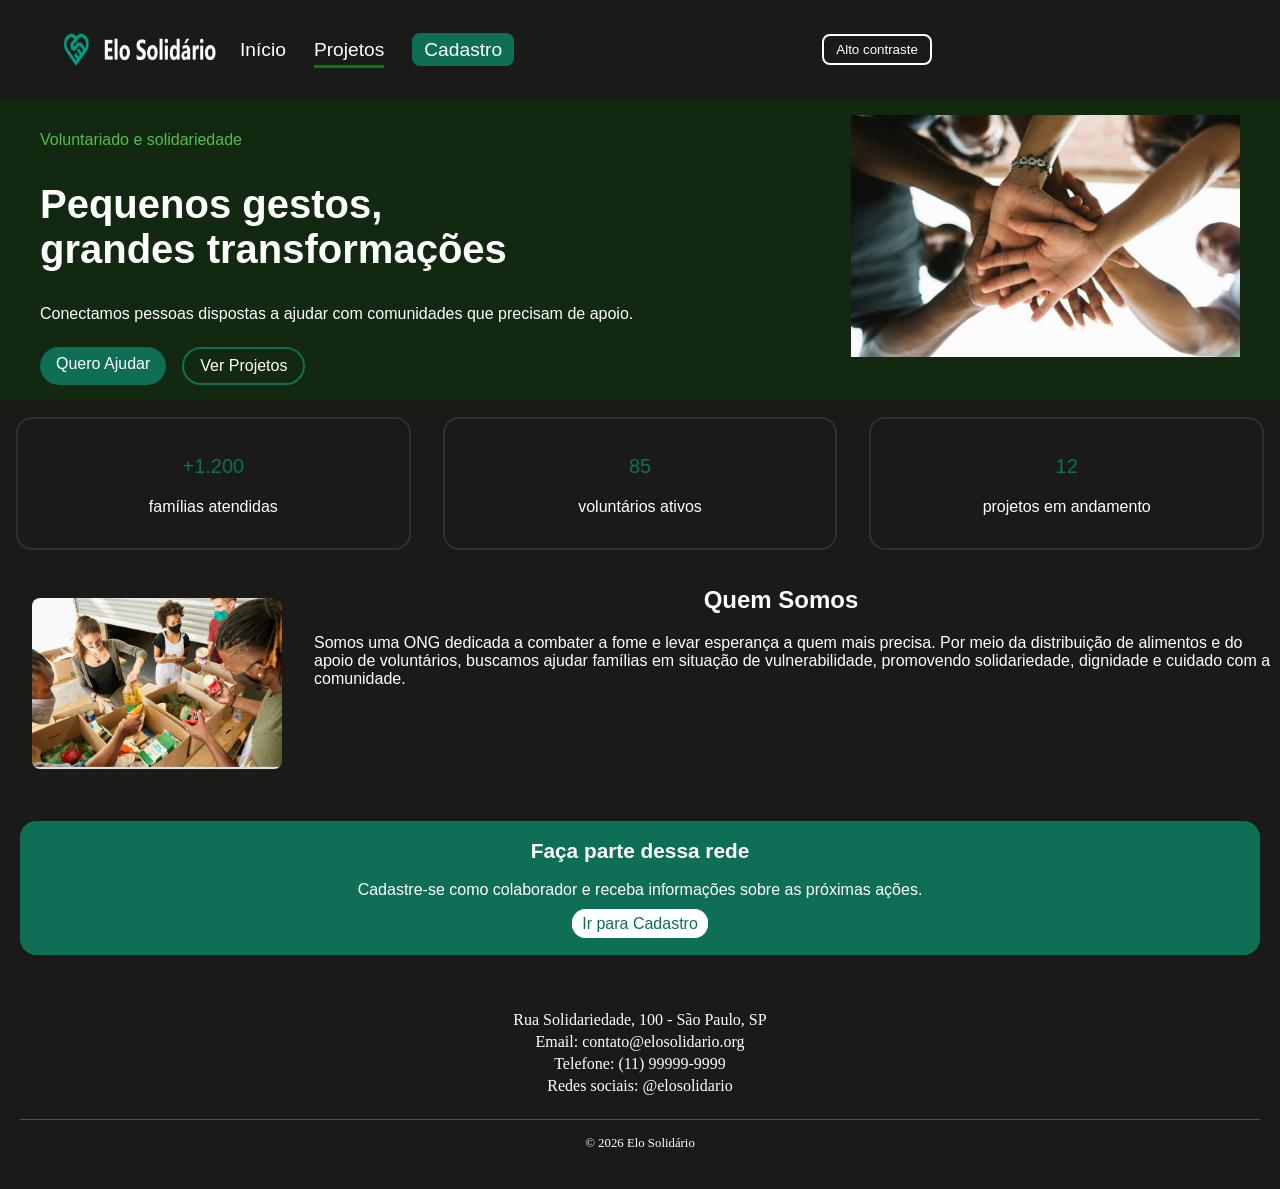
<file: index.html>
<!doctype html>
<html lang="pt-BR">
  <head>
    <meta charset="UTF-8" />
    <meta name="viewport" content="width=device-width, initial-scale=1.0" />
    <title>Elo Solidário</title>
    <link rel="stylesheet" href="css/style.css"/>
  </head>
  <body>
    <header class="cabecalho">
      <img
        class="cabecalho__logo"
        src="img/elo-solidario-logo.png"
        width="200"
        height="67"
        alt="logo elo solidário"
      />

      <nav class="menu">
        <ul class="menu__lista">
          <li class="menu__item">
            <a class="menu__link" href="index.html">Início</a>
          </li>
          <li class="menu__item">
            <a class="menu__link-ativo" href="projetos.html">Projetos</a>
            <ul class="menu__submenu">
              <li>
                <a class="menu__sublink" href="projetos.html#como-doar">Como doar</a>
              </li>
              <li>
                <a class="menu__sublink" href="projetos.html#voluntario">Seja Voluntário</a>
              </li>
            </ul>
          </li>
          <li class="menu__item">
            <a class="menu__botao" href="cadastro.html">Cadastro</a>
          </li>
        </ul>
      </nav>
       <button
        id="alternar-contraste"
        class="botao__contraste"
        type="button"
        aria-pressed="false"
      >
        Alto contraste
      </button>
    </header>

    <main>
      <div id="app"></div>

      <section class="destaque">
        <div class="caixa__principal">
          <div class="conteudo__texto">
            <p class="texto__secundario">Voluntariado e solidariedade</p>
            <h1 class="texto__principal">
              Pequenos gestos, grandes transformações
            </h1>
            <p class="texto__paragrafo">
              Conectamos pessoas dispostas a ajudar com comunidades que precisam de apoio.
            </p>

            <div class="botoes__acao">
              <a class="btn__ajudar" href="cadastro.html" data-link="">Quero Ajudar</a>
              <a class="btn__projetos" href="projetos.html" data-link="">Ver Projetos</a>
            </div>
          </div>

          <div class="imagem__principal">
            <img
              src="img/foto-de-capa.jpg"
              width="250"
              height="150"
              alt="Pessoas participando de uma ação solidária"
            />
          </div>
        </div>
      </section>

      <section class="numeros">
        <div class="numeros__item">
          <p class="numeros__valor">+1.200</p>
          <p class="numeros__descricao">famílias atendidas</p>
        </div>
        <div class="numeros__item">
          <p class="numeros__valor">85</p>
          <p class="numeros__descricao">voluntários ativos</p>
        </div>
        <div class="numeros__item">
          <p class="numeros__valor">12</p>
          <p class="numeros__descricao">projetos em andamento</p>
        </div>
      </section>

      <section class="quem__somos">
        <div class="quem__somos__container">
          <img
            class="quem__somos__imagem"
            src="img/quem-somos-nos.jpg"
            width="250"
            height="150"
            alt="Voluntários organizando alimentos para doação"
          />
          <div class="quem__somos__texto">
            <h2 class="quem__somos__principal">Quem Somos</h2>
            <p class="quem__somos__paragrafo">
              Somos uma ONG dedicada a combater a fome e levar esperança a quem
              mais precisa. Por meio da distribuição de alimentos e do apoio de
              voluntários, buscamos ajudar famílias em situação de
              vulnerabilidade, promovendo solidariedade, dignidade e cuidado com
              a comunidade.
            </p>
          </div>
        </div>
      </section>

      <div class="parte__escura">
        <section class="chamada__cadastro">
          <div class="chamada__cadastro__container">
            <h2 class="chamada__cadastro__titulo">Faça parte dessa rede</h2>
            <p class="chamada__cadastro__descricao">
              Cadastre-se como colaborador e receba informações sobre as próximas ações.
            </p>
            <a href="cadastro.html" class="chamada__cadastro__botao">Ir para Cadastro</a>
          </div>
        </section>
      </div>
    </main>

    <footer class="rodape">
      <address class="rodape__contato">
        <p>Rua Solidariedade, 100 - São Paulo, SP</p>
        <p>Email: contato@elosolidario.org</p>
        <p>Telefone: (11) 99999-9999</p>
        <p>Redes sociais: @elosolidario</p>
      </address>

      <p class="rodape__copyright">&copy; 2026 Elo Solidário</p>
    </footer>
    <script type="module" src="js/main.js"></script>
  </body>
</html>
</file>
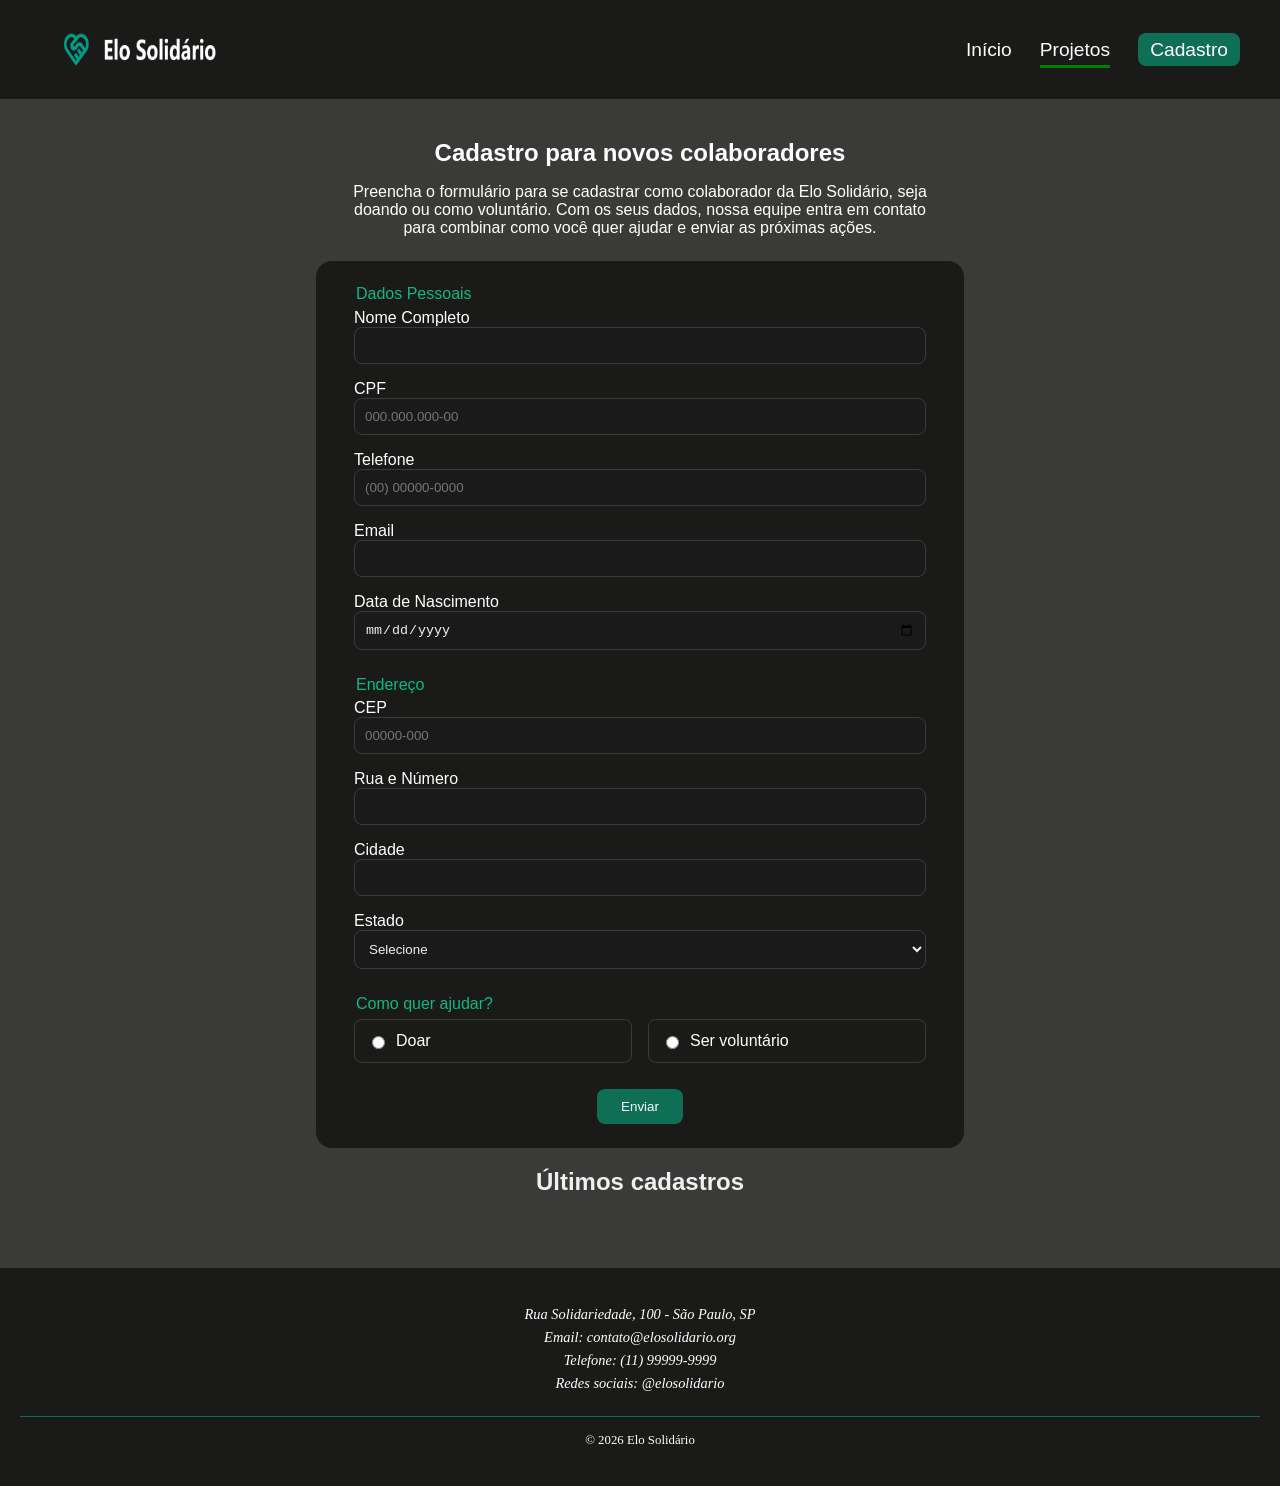
<file: cadastro.html>
<!doctype html>
<html lang="pt-BR">
  <head>
    <meta charset="UTF-8" />
    <meta name="viewport" content="width=device-width, initial-scale=1.0" />
    <title>Cadastro | Elo Solidário</title>
    <link rel="stylesheet" href="css/style.css"/>
    <meta
      name="description"
      content="Cadastre-se como colaborador da Elo Solidário e escolha como ajudar: doando ou como voluntário. Preencha o formulário e nossa equipe entra em contato."
    />
  </head>

  <body>
    <header class="cabecalho">
      <img
        class="cabecalho__logo"
        src="img/elo-solidario-logo.png"
        width="200"
        height="67"
        alt="logo elo solidário"
      />

      <nav class="menu">
        <ul class="menu__lista">
          <li class="menu__item">
            <a class="menu__link" href="index.html">Início</a>
          </li>
          <li class="menu__item">
            <a class="menu__link-ativo" href="projetos.html">Projetos</a>
            <ul class="menu__submenu">
              <li>
                <a class="menu__sublink" href="projetos.html#como-doar"
                  >Como doar</a
                >
              </li>
              <li>
                <a class="menu__sublink" href="projetos.html#voluntario"
                  >Seja Voluntário</a
                >
              </li>
            </ul>
          </li>
          <li class="menu__item">
            <a class="menu__botao" href="cadastro.html">Cadastro</a>
          </li>
        </ul>
      </nav>
    </header>

    <main class="cadastro__main">
      <section class="cadastro__formulario">
        <h1 class="cadastro__titulo">Cadastro para novos colaboradores</h1>
        <p class="cadastro__descricao">
          Preencha o formulário para se cadastrar como colaborador da Elo
          Solidário, seja doando ou como voluntário. Com os seus dados, nossa
          equipe entra em contato para combinar como você quer ajudar e enviar
          as próximas ações.
        </p>

        <form id="formulario-cadastro" novalidate>
          <fieldset>
            <legend>Dados Pessoais</legend>
            <div class="campo">
              <label for="nome">Nome Completo</label>
              <input type="text" id="nome" name="nome" required />
            </div>
            <div class="campo">
              <label for="CPF">CPF</label>
              <input
                type="text"
                id="CPF"
                name="CPF"
                required
                pattern="[0-9]{3}\.[0-9]{3}\.[0-9]{3}-[0-9]{2}"
                placeholder="000.000.000-00"
                title="Formato: 000.000.000-00"
              />
            </div>
            <div class="campo">
              <label for="telefone">Telefone</label>
              <input
                type="tel"
                id="telefone"
                name="telefone"
                pattern="\([0-9]{2}\) [0-9]{5}-[0-9]{4}"
                placeholder="(00) 00000-0000"
                title="Formato: (00) 00000-0000"
              />
            </div>
            <div class="campo">
              <label for="email">Email</label>
              <input type="email" id="email" name="email" required />
            </div>

            <div class="campo">
              <label for="data__nascimento">Data de Nascimento</label>
              <input
                type="date"
                id="data__nascimento"
                name="data__nascimento"
                required
              />
              <span
                id="erro-data-nascimento"
                class="campo__erro"
                role="alert"
              ></span>
            </div>
          </fieldset>

          <fieldset>
            <legend>Endereço</legend>
            <div class="campo">
              <label for="CEP">CEP</label>
              <input
                type="text"
                id="CEP"
                name="CEP"
                required
                pattern="[0-9]{5}-[0-9]{3}"
                placeholder="00000-000"
                title="Formato: 00000-000"
              />
            </div>

            <div class="campo">
              <label for="Endereço">Rua e Número</label>
              <input type="text" id="Endereço" name="Endereço" required />
            </div>

            <div class="campo">
              <label for="cidade">Cidade</label>
              <input type="text" id="cidade" name="cidade" required />
            </div>
            <div class="campo">
              <label for="estado">Estado</label>
              <select id="estado" name="estado" required>
                <option value="">Selecione</option>
                <option value="AC">Acre</option>
                <option value="AL">Alagoas</option>
                <option value="AP">Amapá</option>
                <option value="AM">Amazonas</option>
                <option value="BA">Bahia</option>
                <option value="CE">Ceará</option>
                <option value="DF">Distrito Federal</option>
                <option value="ES">Espírito Santo</option>
                <option value="GO">Goiás</option>
                <option value="MA">Maranhão</option>
                <option value="MT">Mato Grosso</option>
                <option value="MS">Mato Grosso do Sul</option>
                <option value="MG">Minas Gerais</option>
                <option value="PA">Pará</option>
                <option value="PB">Paraíba</option>
                <option value="PR">Paraná</option>
                <option value="PE">Pernambuco</option>
                <option value="PI">Piauí</option>
                <option value="RJ">Rio de Janeiro</option>
                <option value="RN">Rio Grande do Norte</option>
                <option value="RS">Rio Grande do Sul</option>
                <option value="RO">Rondônia</option>
                <option value="RR">Roraima</option>
                <option value="SC">Santa Catarina</option>
                <option value="SP">São Paulo</option>
                <option value="SE">Sergipe</option>
                <option value="TO">Tocantins</option>
              </select>
            </div>
          </fieldset>

          <fieldset>
            <legend>Como quer ajudar?</legend>
            <div class="campo opcoes">
              <div class="opcao">
                <input
                  type="radio"
                  id="doar"
                  name="ajuda"
                  value="doar"
                  required
                />
                <label for="doar">Doar</label>
              </div>
              <span id="erro-ajuda" class="campo__erro" role="alert"></span>
              <div class="opcao">
                <input
                  type="radio"
                  id="voluntario"
                  name="ajuda"
                  value="voluntario"
                />
                <label for="voluntario">Ser voluntário</label>
              </div>
            </div>
          </fieldset>

          <button type="submit">Enviar</button>
        </form>

        <div class="toast" id="toast-sucesso">
          Solicitação registrada com sucesso.
        </div>
     
      </section>
       <div class="ultimos__cadastros">
      <h2>Últimos cadastros</h2>
      <ul id="lista-cadastros"></ul>
    </main>
    </div>

    <footer class="rodape">
      <address>
        <p>Rua Solidariedade, 100 - São Paulo, SP</p>
        <p>Email: contato@elosolidario.org</p>
        <p>Telefone: (11) 99999-9999</p>
        <p>Redes sociais: @elosolidario</p>
      </address>

      <p>&copy; 2026 Elo Solidário</p>
    </footer>
    <script type="module" src="js/main.js"></script>
  </body>
</html>
</file>
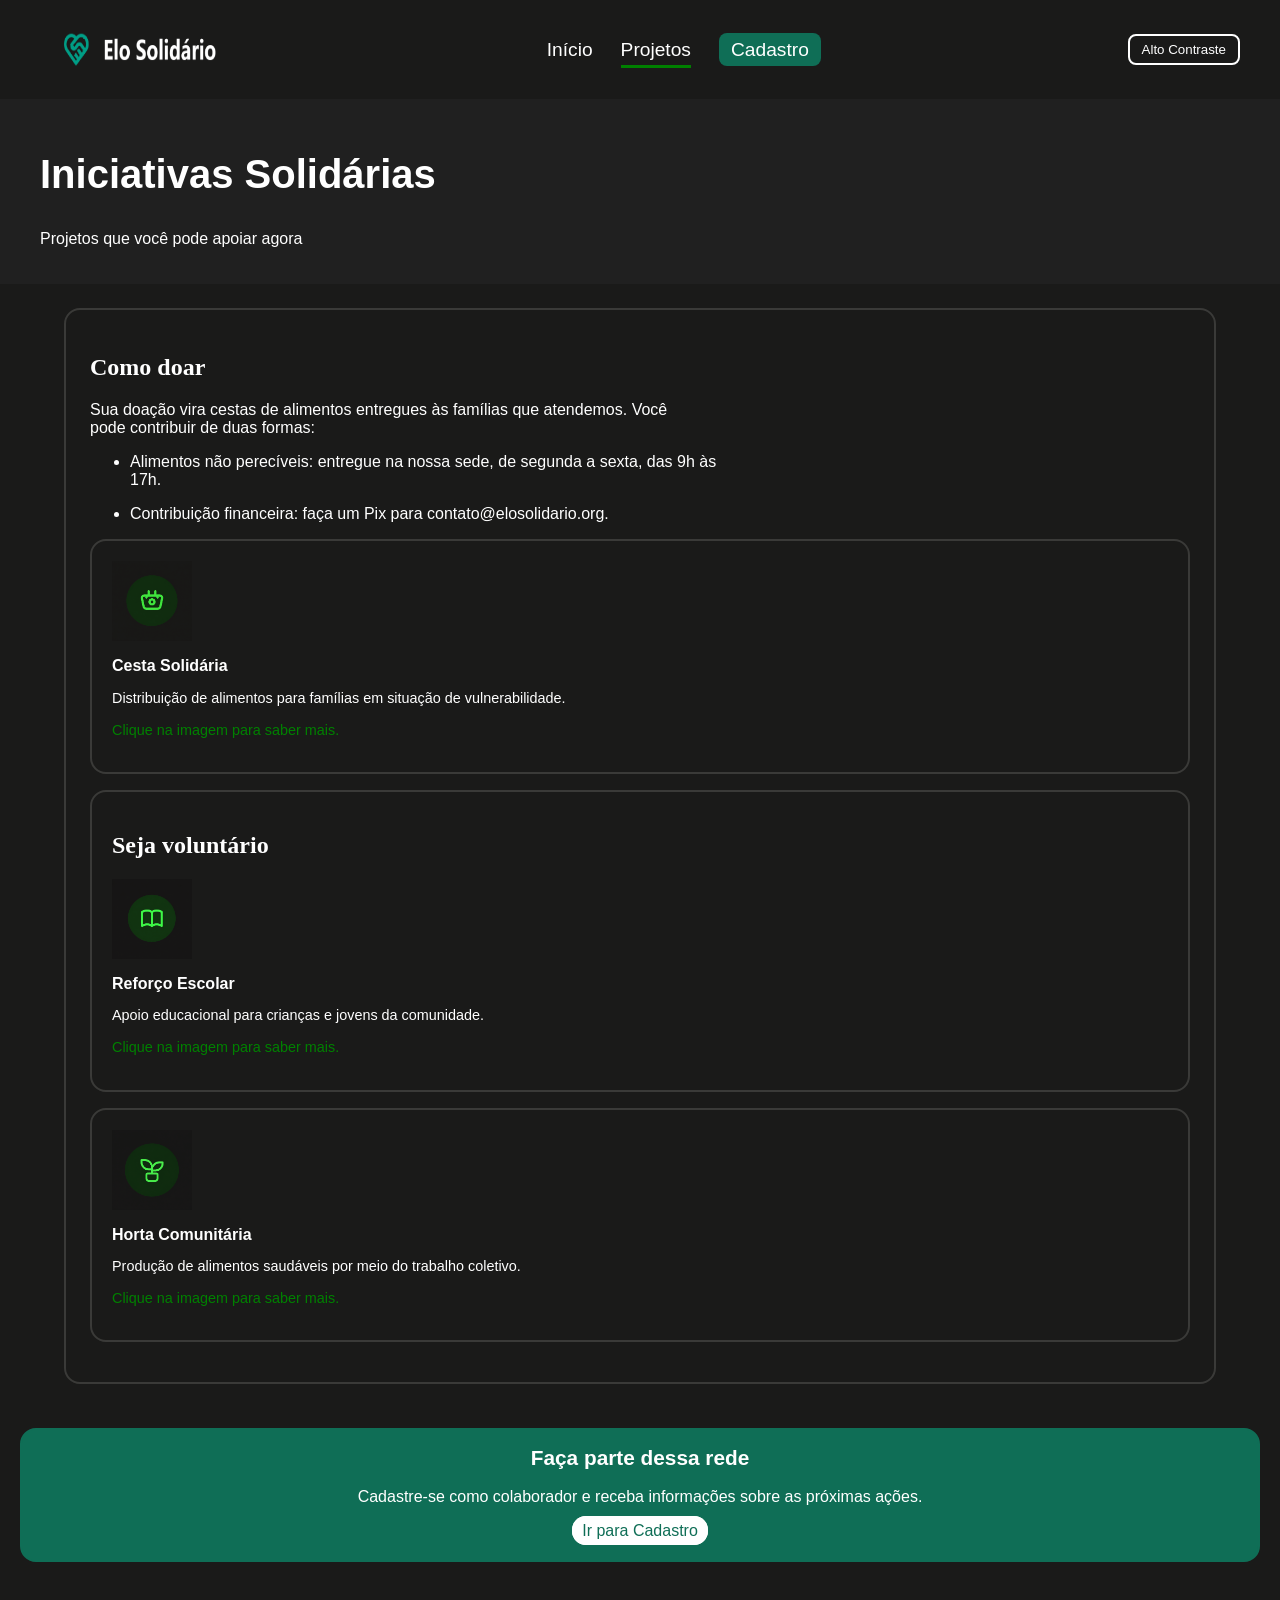
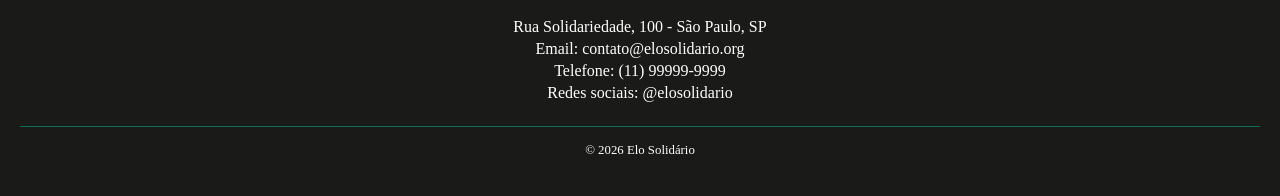
<file: projetos.html>
<!doctype html>
<html lang="pt-BR">
  <head>
    <meta charset="UTF-8" />
    <meta name="viewport" content="width=device-width, initial-scale=1.0" />
    <title>Projetos Elo Solidário</title>
     <link rel="stylesheet" href="css/style.css">
    <meta
      name="description"
      content="Conheça as iniciativas solidárias da Elo Solidário: cesta solidária, reforço escolar e horta comunitária. Veja como você pode apoiar."
    />
  </head>

  <body>
   <header class="cabecalho">
      <img
        class="cabecalho__logo"
        src="img/elo-solidario-logo.png"
        width="200"
        height="67"
        alt="logo elo solidário"
      />

      <nav class="menu">
        <ul class="menu__lista">
          <li class="menu__item">
            <a class="menu__link" href="index.html">Início</a>
          </li>
          <li class="menu__item">
            <a class="menu__link-ativo" href="projetos.html">Projetos</a>
            <ul class="menu__submenu">
              <li>
                <a class="menu__sublink" href="projetos.html#como-doar">Como doar</a>
              </li>
              <li>
                <a class="menu__sublink" href="projetos.html#voluntario">Seja Voluntário</a>
              </li>
            </ul>
          </li>
          <li class="menu__item">
            <a class="menu__botao" href="cadastro.html">Cadastro</a>
          </li>
        </ul>
      </nav>
     <div class="acessibilidade">
        <button class="botao__contraste" aria-label="Ativar alto contraste">Alto Contraste</button>
      </div>
    </header>

    <main>
      <section class="projetos__destaques">
        <div class="caixa__projetos">
        <h1 class="texto__principal">Iniciativas Solidárias</h1>
        <p>Projetos que você pode apoiar agora</p>
        </div>
      </section>

      <div class="projetos__descricao">
  <div class="caixa__doar">

    <section>
      <h2 id="como-doar">Como doar</h2>
      <p class="texto__paragrafo">
        Sua doação vira cestas de alimentos entregues às famílias que
        atendemos. Você pode contribuir de duas formas:
      </p>
      <ul>
        <li class="texto__paragrafo">
          Alimentos não perecíveis: entregue na nossa sede, de segunda a
          sexta, das 9h às 17h.
        </li>
        <li class="texto__paragrafo">
          Contribuição financeira: faça um Pix para contato@elosolidario.org.
        </li>
      </ul>

      <article>
        <div class="icones__projetos">
        <img class="icone__cesta"
          src="img/cesta-solidaria.png"
          alt="Ícone de uma cesta solidária"
          width="80"
          height="80"
        />
        <h3 class="texto__icones">Cesta Solidária</h3>
        <p class="paragrafo__icones">
          Distribuição de alimentos para famílias em situação de
          vulnerabilidade.
        </p>
        <p class="texto__sabermais">Clique na imagem para saber mais.</p>
      </article>
    </section>
    

    <section>
      <div class="icones__projetos">
      <h2 id="voluntario">Seja voluntário</h2>

      <article>
        <img class="icone__cesta"
          src="img/reforco-escolar.png"
          alt="Ícone de um livro aberto"
          width="80"
          height="80"
        />
        <h3 class="texto__icones">Reforço Escolar</h3>
        <p class="paragrafo__icones">
          Apoio educacional para crianças e jovens da comunidade.
        </p>
        <p class="texto__sabermais">Clique na imagem para saber mais.</p>
      </article>
      </div>

      <article>
        <div class="icones__projetos">
        <img class="icone__cesta"
          src="img/horta-comunitaria.png"
          alt="Ícone de um vaso com uma plantinha"
          width="80"
          height="80"
        />
        <h3 class="texto__icones">Horta Comunitária</h3>
        <p class="paragrafo__icones">
          Produção de alimentos saudáveis por meio do trabalho coletivo.
        </p>
        <p class="texto__sabermais">Clique na imagem para saber mais.</p>
      </article>
    </section>
    </div>

  </div>
</div>

      <div class="parte__escura">
        <section class="chamada__cadastro">
          <div class="chamada__cadastro__container">
            <h2 class="chamada__cadastro__titulo">Faça parte dessa rede</h2>
            <p class="chamada__cadastro__descricao">
              Cadastre-se como colaborador e receba informações sobre as próximas ações.
            </p>
            <a href="cadastro.html" class="chamada__cadastro__botao">Ir para Cadastro</a>
          </div>
        </section>
      </div>
    </main>

    <footer class="rodape">
      <address class="rodape__contato">
        <p>Rua Solidariedade, 100 - São Paulo, SP</p>
        <p>Email: contato@elosolidario.org</p>
        <p>Telefone: (11) 99999-9999</p>
        <p>Redes sociais: @elosolidario</p>
      </address>

      <p class="rodape__copyright">&copy; 2026 Elo Solidário</p>
    </footer>
    <script type="module" src="js/main.js"></script>
  </body>
</html>
</file>
<file: css/style.css>
body {
  margin: 0;
}

/* MENU CABEÇALHO */

.cabecalho {
  background-color: #1a1a19;
  margin: 0 auto; /* 🛠️ CORRIGIDO: Era 'auto 0', o que é uma sintaxe inválida para margin horizontal/vertical combinada dessa forma */
  display: flex;
  justify-content: space-between;
  align-items: center;
  padding: 16px 40px;
}
.menu__lista {
  display: flex;
  align-items: baseline;
  gap: 28px;
  list-style: none;
  margin: 0;
  padding: 0;
}

.menu__link,
.menu__link-ativo,
.menu__botao {
  color: white;
  font-size: 1.2rem;
  font-family: "Franklin Gothic Medium", "Arial Narrow", Arial, sans-serif;
  text-decoration: none;
}

.menu__link-ativo {
  border-bottom: 3px solid green;
  padding-bottom: 5px;
}

.menu__botao {
  background-color: #0f6e56;
  padding: 6px 12px;
  border-radius: 8px;
}

.menu__item {
  position: relative;
}

.menu__submenu {
  display: none;
  position: absolute;
  top: 100%;
  left: 0;
  list-style: none;
  margin: 0;
  padding: 0;
  background-color: #1a1a19;
}
.menu__item:hover .menu__submenu,
.menu__item:focus-within .menu__submenu {
  display: block;
}

.menu__sublink {
  color: white;
  text-decoration: none;
  display: block;
  padding: 8px 16px;
  white-space: nowrap;
  font-family: "Franklin Gothic Medium", "Arial Narrow", Arial, sans-serif;
  font-size: 1.2rem;
}

/* CAIXA PRINCIPAL */
.destaque {
  background-color: #132810;
  padding: 0;
}

.caixa__principal {
  padding: 1rem 40px;
  display: flex;
  align-items: flex-start;
  gap: 2rem;
}

.texto__principal {
  font-size: 2.5rem;
  max-width: 500px;
  font-family: "Franklin Gothic Medium", "Arial Narrow", Arial, sans-serif;
  color: white;
}

.texto__secundario {
  font-size: 1rem;
  font-family: "Franklin Gothic Medium", "Arial Narrow", Arial, sans-serif;
  color: #54bd4f;
}

.texto__paragrafo {
  font-size: 1rem;
  font-family: "Franklin Gothic Medium", "Arial Narrow", Arial, sans-serif;
  color: white;
  max-width: 600px;
  margin-top: 1rem;
}

.botoes__acao {
  display: flex;
  gap: 1rem;
  margin-top: 1.5rem;
  flex-wrap: wrap;
}
.btn__ajudar {
  background-color: #0f6e56;
  color: white;
  padding: 8px 16px;
  border-radius: 20px;
  text-decoration: none;
  font-family: "Franklin Gothic Medium", "Arial Narrow", Arial, sans-serif;
  font-size: 1rem;
}

.btn__projetos {
  background-color: #132810;
  border: 2px solid #0f6e56;
  color: white;
  padding: 8px 16px;
  border-radius: 20px;
  text-decoration: none;
  font-family: "Franklin Gothic Medium", "Arial Narrow", Arial, sans-serif;
  font-size: 1rem;
}

.conteudo__texto {
  flex: 2;
}

.imagem__principal {
  max-width: 100%;
  width: 100%;
  height: auto;
  border-radius: 8px;
  flex: 1;
}

.imagem__principal img {
  width: 100%;
  max-width: 450px;
  height: auto;
  display: block;
  margin-left: auto;
}

/* NUMERO DE PROJETOS */
.numeros {
  display: flex;
  background-color: #1a1a19;
  justify-content: center;
}
.numeros__item {
  border: 2px solid #303030;
  padding: 1rem 4rem;
  margin: 1rem;
  border-radius: 16px;
  width: 300px;
}

.numeros__valor {
  font-size: 1.25rem;
  color: #0f6e56;
  font-family: "Franklin Gothic Medium", "Arial Narrow", Arial, sans-serif;
  text-align: center;
}

.numeros__descricao {
  font-size: 1rem;
  color: white;
  font-family: "Franklin Gothic Medium", "Arial Narrow", Arial, sans-serif;
  text-align: center;
}

/* QUEM SOMOS NOS */
.quem__somos {
  background-color: #1a1a19;
}

.quem__somos__container {
  display: flex;
}

.quem__somos__imagem {
  max-width: 100%;
  width: 250px;
  height: auto;
  border-radius: 8px;
  margin-top: 2rem;
  margin-bottom: 2rem;
  margin-left: 2rem;
}

.quem__somos__principal {
  font-size: 1.5rem;
  color: white;
  font-family: "Franklin Gothic Medium", "Arial Narrow", Arial, sans-serif;
  text-align: center;
}

.quem__somos__paragrafo {
  font-size: 1rem;
  color: white;
  font-family: "Franklin Gothic Medium", "Arial Narrow", Arial, sans-serif;
  margin-top: 0.5rem;
  margin-left: 2rem;
}

/* CHAMADA PARA CADASTRO */
.parte__escura,
footer {
  background-color: #1a1a19;
  display: flow-root;
  padding: 20px;
}

.parte__escura .chamada__cadastro {
  background-color: transparent;
}

.chamada__cadastro__container {
  border: 2px solid #0f6e56;
  background-color: #0f6e56;
  border-radius: 16px;
  text-align: center;
  padding-bottom: 20px;
}

.chamada__cadastro__titulo {
  font-size: 1.3rem;
  color: white;
  font-family: "Franklin Gothic Medium", "Arial Narrow", Arial, sans-serif;
  text-align: center;
  margin-top: 1rem;
}

.chamada__cadastro__descricao {
  font-size: 1rem;
  color: white;
  font-family: "Franklin Gothic Medium", "Arial Narrow", Arial, sans-serif;
  text-align: center;
  margin-top: 0.5rem;
  margin-bottom: 1rem;
}

.chamada__cadastro__botao {
  text-decoration: none;
  border: 2px solid white;
  color: #0f6e56;
  background-color: white;
  border-radius: 14px;
  margin-bottom: 1rem;
  font-family: "Franklin Gothic Medium", "Arial Narrow", Arial, sans-serif;
  font-size: 1rem;
  padding: 4px 8px;
}

/* RODAPÉ */

.rodape {
  background-color: #1a1a19;
  color: #ffffff;
  text-align: center;
  padding: 32px 20px;
}

.rodape__contato p {
  margin: 4px 0;
  font-style: normal;
  font-size: 1rem;
}

footer p {
  margin: 6px 0;
  font-size: 0.9rem;
}

footer > p {
  margin-top: 24px;
  padding-top: 16px;
  border-top: 1px solid #0f6e56;
  font-size: 0.8rem;
}

/* Projetos */
.projetos__destaques {
  background-color: #202020;
  display: flow-root;
  padding: 20px 40px;
}

.caixa__projetos p {
  color: white;
  font-family: "Franklin Gothic Medium", "Arial Narrow", Arial, sans-serif;
}

.projetos__descricao {
  background-color: #1a1a19;
  padding: 24px 20px;
}

.caixa__doar {
  max-width: 1100px;
  margin: 0 auto;
  padding: 24px;
  border: 2px solid #3a3a38;
  border-radius: 16px;
  color: white;
}

.icone__cesta {
  display: block;
  margin-bottom: 1rem;
}

.icone__cesta:hover {
  transform: scale(1.1);
  transition: transform 0.3s ease-in-out;
}

.icones__projetos {
  border: 2px solid #3a3a38;
  border-radius: 16px;
  padding: 20px;
  gap: 2rem;
  margin-bottom: 1rem;
}

.texto__sabermais {
  font-size: 0.9rem;
  color: green;
  font-family: "Franklin Gothic Medium", "Arial Narrow", Arial, sans-serif;
}

.texto__icones {
  font-size: 1rem;
  color: white;
  font-family: arial, sans-serif;
  margin-bottom: 0.5rem;
}

.paragrafo__icones {
  font-size: 0.9rem;
  color: white;
  font-family: arial, sans-serif;
  margin-bottom: 1rem;
}

/* Cadastro */

.cadastro__main {
  background-color: #3a3a38;
  padding: 20px;
  display: flex;
  justify-content: center;
  flex-direction: column;
}

.cadastro__titulo {
  font-size: 1.5rem;
  color: white;
  font-family: "Franklin Gothic Medium", "Arial Narrow", Arial, sans-serif;
  text-align: center;
  margin-bottom: 1rem;
}

.cadastro__descricao {
  font-size: 1rem;
  color: white;
  font-family: "Franklin Gothic Medium", "Arial Narrow", Arial, sans-serif;
  text-align: center;
  margin-bottom: 1rem;
  max-width: 600px;
  margin: 0 auto 24px;
}

.ultimos__cadastros {
  max-width: 600px;
  margin: 0 auto;
}

.campo label {
  display: block;
}

.campo {
  margin-bottom: 16px;
}

.campo input,
.campo select {
  width: 100%;
}

.campo input[type="radio"] {
  width: auto;
}

#formulario-cadastro {
  max-width: 600px;
  margin: 0 auto;
  border-radius: 16px;
  background-color: #1a1a19;
  padding: 24px;
  color: white;
  font-family: "Franklin Gothic Medium", "Arial Narrow", Arial, sans-serif;
}

fieldset {
  border: none;
}

legend {
  color: #10b981;
  font: size 14px;
  font-family: "Franklin Gothic Medium", "Arial Narrow", Arial, sans-serif;
}

button {
  background-color: #0f6e56;
  color: white;
  border: none;
  padding: 10px 24px;
  border-radius: 8px;
  display: block;
  margin: 0 auto;
}

.campo input,
.campo select {
  background-color: #1a1a1a;
  color: #f0f0f0;
  border: 1px solid #3a3a3a;
  border-radius: 8px;
  padding: 10px;
  box-sizing: border-box;
}

.opcao {
  display: flex;
  align-items: center;
  gap: 8px;
  border: 1px solid #3a3a3a;
  border-radius: 8px;
  padding: 12px;
}

.opcoes {
  display: flex;
  gap: 16px;
}

.opcoes .opcao {
  flex: 1;
}

.opcao:has(input:checked) {
  border-color: #10b981;
}

input[type="radio"] {
  accent-color: #10b981;
}

.cadastro__descricao {
  max-width: 600px;
  margin: 0 auto 24px;
}

.ultimos__cadastros { 
  display: flex;
  flex-direction: column;
}

.ultimos__cadastros h2 {
  color: #f0f0f0;
  font-family: Arial, sans-serif;
}

/* TOAST DE SUCESSO */

.toast {
  display: none;
  position: fixed;
  right: 1.5rem;
  bottom: 1.5rem;
  max-width: 320px;
  padding: 0.9rem 1rem;
  background-color: #0f6e56;
  color: #ffffff;
  border-radius: 8px;
  box-shadow: 0 8px 24px rgba(0, 0, 0, 0.35);
  font-weight: 600;
  z-index: 10;
}

.toast--visivel {
  display: block;
}

.toast::before {
  content: "✓ ";
}

.campo--erro {
  border: 2px solid #b3261e;
  background-color: #fdf3f2;
}

.campo--erro:focus {
  outline: 2px solid #b3261e;
  outline-offset: 2px;
}

.campo__erro {
  display: block;
  color: #b3261e;
  font-size: 0.875rem;
  margin-top: 0.25rem;
  margin-bottom: 0.75rem;
}

.campo__erro:empty {
  display: none;
}

/* ==========================================================================
   ALTO CONTRASTE (Padrões eMAG / WCAG com especificidade blindada)
   ========================================================================== */

.botao__contraste {
  background-color: transparent;
  color: #ffffff; /* 🛠️ AJUSTADO: Mudado de verde para branco para dar leitura perfeita no seu header preto */
  border: 2px solid #ffffff; /* 🛠️ AJUSTADO: Borda branca para destacar o botão no menu */
  padding: 6px 12px;
  cursor: pointer;
  border-radius: 8px;
}

body.alto-contraste {
  background-color: #000000 !important;
  color: #ffffff !important;
}

/* Força todas as seções estruturais do seu projeto a ficarem pretas */
body.alto-contraste .cabecalho,
body.alto-contraste .destaque,
body.alto-contraste .numeros,
body.alto-contraste .quem__somos,
body.alto-contraste .parte__escura,
body.alto-contraste .rodape,
body.alto-contraste .menu__submenu {
  background-color: #000000 !important;
  color: #ffffff !important;
  border-color: #ffffff !important;
}

/* Remove fundos verdes e destaca os cards/containers com borda branca */
body.alto-contraste .numeros__item,
body.alto-contraste .chamada__cadastro__container {
  background-color: #000000 !important;
  border: 3px solid #ffffff !important;
}

/* Títulos importantes e métricas ganham o amarelo acessível */
body.alto-contraste h1,
body.alto-contraste h2,
body.alto-contraste .texto__principal,
body.alto-contraste .texto__secundario,
body.alto-contraste .numeros__valor,
body.alto-contraste .chamada__cadastro__titulo {
  color: #ffff00 !important;
}

/* Transforma botões verdes de ação em elementos de alto contraste */
body.alto-contraste .menu__botao,
body.alto-contraste .btn__ajudar,
body.alto-contraste .btn__projetos,
body.alto-contraste .chamada__cadastro__botao {
  background-color: #000000 !important;
  color: #ffff00 !important;
  border: 2px solid #ffff00 !important;
  text-decoration: none !important;
}

/* Inverte a cor do próprio botão de contraste ao ser ativado */
body.alto-contraste .botao__contraste {
  background-color: #ffff00 !important;
  color: #000000 !important;
  border-color: #ffff00 !important;
}

/* Altera a linha verde de link ativo para amarelo */
body.alto-contraste .menu__link-ativo {
  border-bottom: 3px solid #ffff00 !important;
  color: #ffff00 !important;
}

/* Acessibilidade de inputs, formulários e foco geral por teclado */
body.alto-contraste input,
body.alto-contraste select,
body.alto-contraste button {
  background-color: #000000 !important;
  color: #ffffff !important;
  border: 2px solid #ffffff !important;
}

a:focus-visible,
button:focus-visible,
input:focus-visible,
select:focus-visible {
  outline: 3px solid #ffff00 !important;
  outline-offset: 3px !important;
}
</file>
